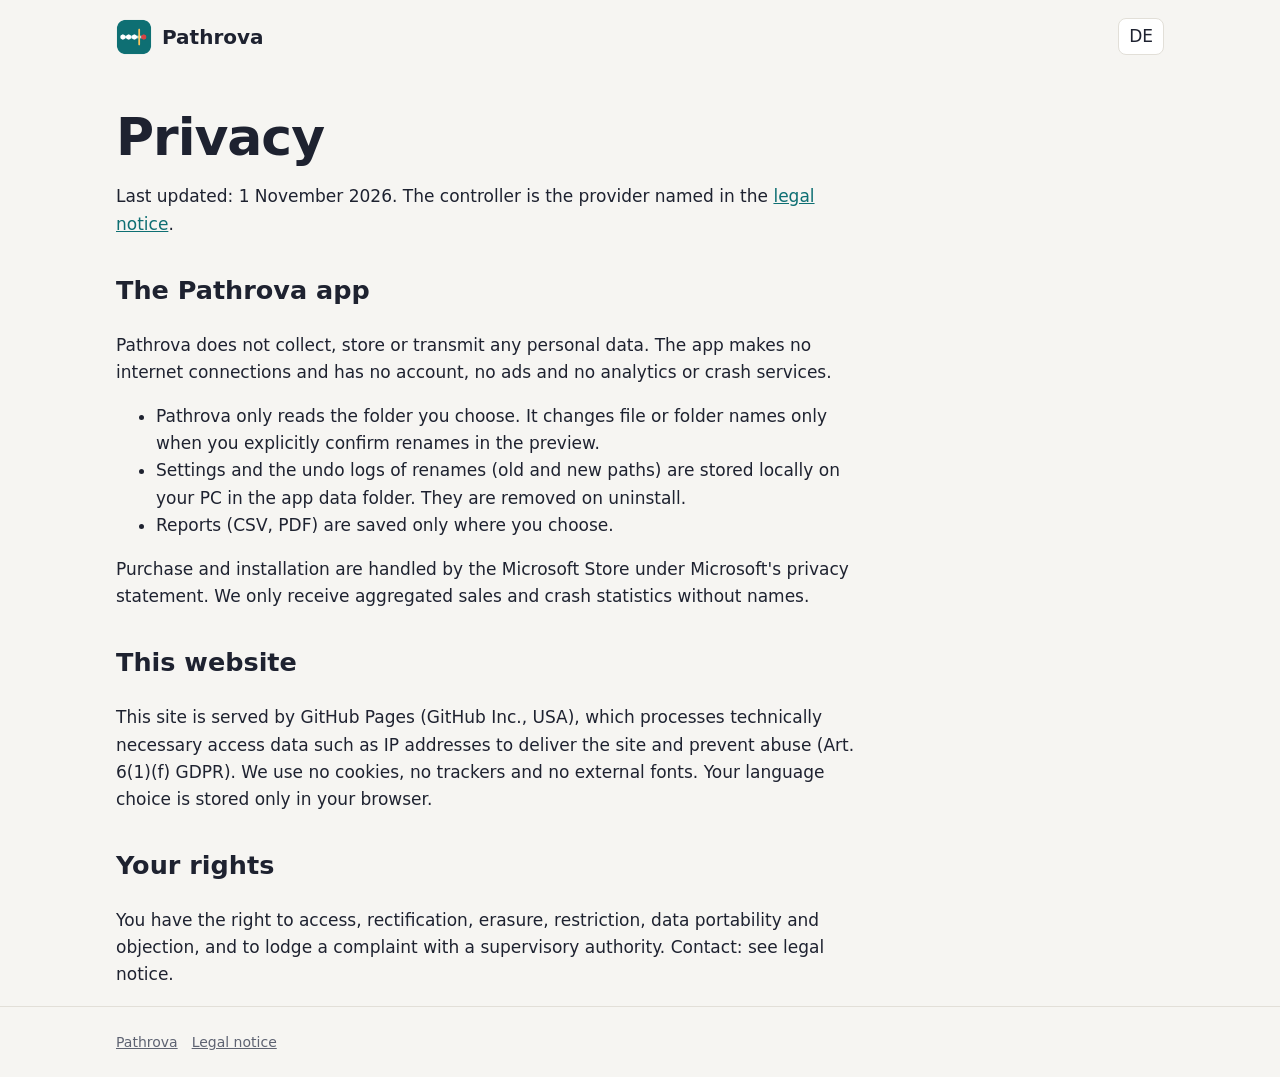
<file: privacy.html>
<!doctype html>
<html lang="de">
<head><meta charset="utf-8"><meta name="viewport" content="width=device-width,initial-scale=1">
<title>Pathrova – Datenschutz</title><meta name="description" content="Datenschutzerklärung für Pathrova und diese Webseite.">
<link rel="icon" href="favicon.png"><link rel="stylesheet" href="style.css"><script src="lang.js"></script></head>
<body><div class="wrap">
<nav><a class="brand" href="./"><img src="img/icon.png" alt="">Pathrova</a><div class="links"><button class="lang" onclick="toggleLang()"><span data-l="de">EN</span><span data-l="en">DE</span></button></div></nav>
<main class="doc">
<div data-l="de">
<h1>Datenschutz</h1>
<p>Stand: 1. November 2026. Verantwortlich ist der im <a href="https://minh.systems/impressum/">Impressum</a> genannte Anbieter.</p>
<h2>Die App Pathrova</h2>
<p>Pathrova erhebt, speichert und überträgt keine personenbezogenen Daten. Die App baut keine Internetverbindung auf, braucht kein Konto, zeigt keine Werbung und nutzt keine Analyse- oder Absturzdienste.</p>
<ul>
<li>Pathrova liest nur den Ordner, den du auswählst. Datei- und Ordnernamen ändert die App nur, wenn du Umbenennungen in der Vorschau ausdrücklich bestätigst.</li>
<li>Einstellungen und Rückgängig-Protokolle der Umbenennungen (alte und neue Pfade) liegen lokal auf deinem PC im App-Datenordner. Beim Deinstallieren werden sie entfernt.</li>
<li>Berichte (CSV, PDF) speichert Pathrova nur dort, wo du es auswählst.</li>
</ul>
<p>Kauf und Installation laufen über den Microsoft Store. Dafür gilt die Datenschutzerklärung von Microsoft. Wir erhalten von Microsoft nur zusammengefasste Verkaufs- und Absturzstatistiken ohne Namen.</p>
<h2>Diese Webseite</h2>
<p>Die Seite wird über GitHub Pages (GitHub Inc., USA) ausgeliefert. GitHub verarbeitet dabei technisch notwendige Zugriffsdaten wie die IP-Adresse, um die Seite auszuliefern und vor Missbrauch zu schützen (Art. 6 Abs. 1 lit. f DSGVO). Wir setzen keine Cookies, keine Tracker und keine externen Schriften ein. Die Sprachwahl wird nur in deinem Browser gespeichert.</p>
<h2>Deine Rechte</h2>
<p>Du hast das Recht auf Auskunft, Berichtigung, Löschung, Einschränkung, Datenübertragbarkeit und Widerspruch sowie auf Beschwerde bei einer Datenschutzaufsichtsbehörde. Kontakt: siehe Impressum.</p>
</div>
<div data-l="en">
<h1>Privacy</h1>
<p>Last updated: 1 November 2026. The controller is the provider named in the <a href="https://minh.systems/impressum/">legal notice</a>.</p>
<h2>The Pathrova app</h2>
<p>Pathrova does not collect, store or transmit any personal data. The app makes no internet connections and has no account, no ads and no analytics or crash services.</p>
<ul>
<li>Pathrova only reads the folder you choose. It changes file or folder names only when you explicitly confirm renames in the preview.</li>
<li>Settings and the undo logs of renames (old and new paths) are stored locally on your PC in the app data folder. They are removed on uninstall.</li>
<li>Reports (CSV, PDF) are saved only where you choose.</li>
</ul>
<p>Purchase and installation are handled by the Microsoft Store under Microsoft's privacy statement. We only receive aggregated sales and crash statistics without names.</p>
<h2>This website</h2>
<p>This site is served by GitHub Pages (GitHub Inc., USA), which processes technically necessary access data such as IP addresses to deliver the site and prevent abuse (Art. 6(1)(f) GDPR). We use no cookies, no trackers and no external fonts. Your language choice is stored only in your browser.</p>
<h2>Your rights</h2>
<p>You have the right to access, rectification, erasure, restriction, data portability and objection, and to lodge a complaint with a supervisory authority. Contact: see legal notice.</p>
</div>
</main></div>
<footer><div class="wrap"><a href="./">Pathrova</a><a href="https://minh.systems/impressum/"><span data-l="de">Impressum</span><span data-l="en">Legal notice</span></a></div></footer>
</body></html>
</file>
<file: style.css>
:root{--bg:#f6f5f2;--surface:#fff;--ink:#1e2230;--muted:#5e6372;--line:#e2dfd8;--accent:#0e6f73;--on:#fff;--left:#0e6f73;--right:#d08a10}
@media (prefers-color-scheme:dark){:root{--bg:#15171e;--surface:#1e212b;--ink:#ecedf3;--muted:#a3a8b8;--line:#323748;--accent:#6fd3cf;--on:#062a2b;--left:#6fd3cf;--right:#ffc45c}}
*{box-sizing:border-box}html{-webkit-text-size-adjust:100%}
body{margin:0;background:var(--bg);color:var(--ink);font:17px/1.6 "Segoe UI Variable Text","Segoe UI",system-ui,-apple-system,sans-serif}
a{color:var(--accent)}.wrap{max-width:1080px;margin:0 auto;padding:0 16px}
nav{display:flex;align-items:center;justify-content:space-between;padding:18px 0;gap:12px}
.brand{display:flex;align-items:center;gap:10px;font-weight:700;font-size:20px;color:var(--ink);text-decoration:none}.brand img{width:36px;height:36px}
.links{display:flex;gap:16px;align-items:center}.links a{color:var(--muted);text-decoration:none}
button.lang{border:1px solid var(--line);background:var(--surface);color:var(--ink);border-radius:8px;padding:4px 10px;font:inherit;cursor:pointer}
h1{font-size:clamp(32px,5vw,52px);line-height:1.1;margin:36px 0 14px;letter-spacing:-.02em}
h1 em{font-style:normal;color:var(--accent)}
.lead{font-size:20px;color:var(--muted);max-width:720px}
.btn{display:inline-block;background:var(--accent);color:var(--on);padding:12px 22px;border-radius:10px;text-decoration:none;font-weight:600;margin:10px 8px 0 0}
.btn.alt{background:transparent;color:var(--ink);border:1px solid var(--line)}
.note{color:var(--muted);font-size:14px;margin-top:10px}
.shot{width:100%;height:auto;border-radius:12px;border:1px solid var(--line);box-shadow:0 18px 50px rgba(10,40,40,.12);margin:32px 0 8px;display:block}
section{padding:40px 0}
.grid{display:grid;grid-template-columns:repeat(auto-fit,minmax(240px,1fr));gap:16px}
.card{background:var(--surface);border:1px solid var(--line);border-radius:12px;padding:20px}.card h3{margin:0 0 6px;font-size:18px}.card p{margin:0;color:var(--muted)}
.two{display:grid;grid-template-columns:1fr 1fr;gap:28px;align-items:center;margin:28px 0}.two img{width:100%;border-radius:10px;border:1px solid var(--line)}
@media (max-width:760px){.two{grid-template-columns:1fr}}
table{border-collapse:collapse;width:100%;background:var(--surface);border-radius:12px;overflow:hidden}th,td{padding:10px 12px;border-bottom:1px solid var(--line);text-align:left}
footer{border-top:1px solid var(--line);padding:24px 0;color:var(--muted);font-size:14px}footer a{color:var(--muted);margin-right:14px}
html[lang=de] [data-l=en],html[lang=en] [data-l=de]{display:none}
.doc{max-width:760px}.doc h2{margin-top:32px}
@media (max-width:480px){.links a{display:none}}
.points{list-style:none;padding:0;margin:18px 0 8px;display:grid;gap:8px}.points li{display:flex;gap:10px;align-items:baseline}.points li::before{content:"✓";color:var(--on);background:var(--accent);border-radius:50%;width:22px;height:22px;flex:none;display:inline-flex;align-items:center;justify-content:center;font-size:13px;font-weight:700}
.cta{display:flex;flex-wrap:wrap;gap:12px;align-items:center;margin-top:10px}.cta .btn{margin:0}
.badge-slot{display:inline-flex;flex-direction:column;justify-content:center;width:180px;height:52px;padding:0 16px;background:#111;color:#fff;border-radius:8px;border:1px solid #444;line-height:1.15}.badge-slot small{font-size:11px;opacity:.85}.badge-slot b{font-size:17px;font-weight:600}html[lang=de] .badge-slot [data-l=en],html[lang=en] .badge-slot [data-l=de]{display:none}
.chips{display:flex;flex-wrap:wrap;gap:8px;margin-top:16px}.chips span{background:var(--surface);border:1px solid var(--line);border-radius:999px;padding:4px 12px;font-size:14px;color:var(--muted)}
html[lang=de] .chips [data-l=en],html[lang=en] .chips [data-l=de]{display:none}
.store-badge{display:inline-block;line-height:0}.store-badge img{height:auto}
footer .studio{display:flex;flex-direction:column;align-items:flex-start;gap:6px;margin-bottom:14px;text-decoration:none}footer .studio img{width:220px;max-width:70vw;height:auto;display:block}
</file>
